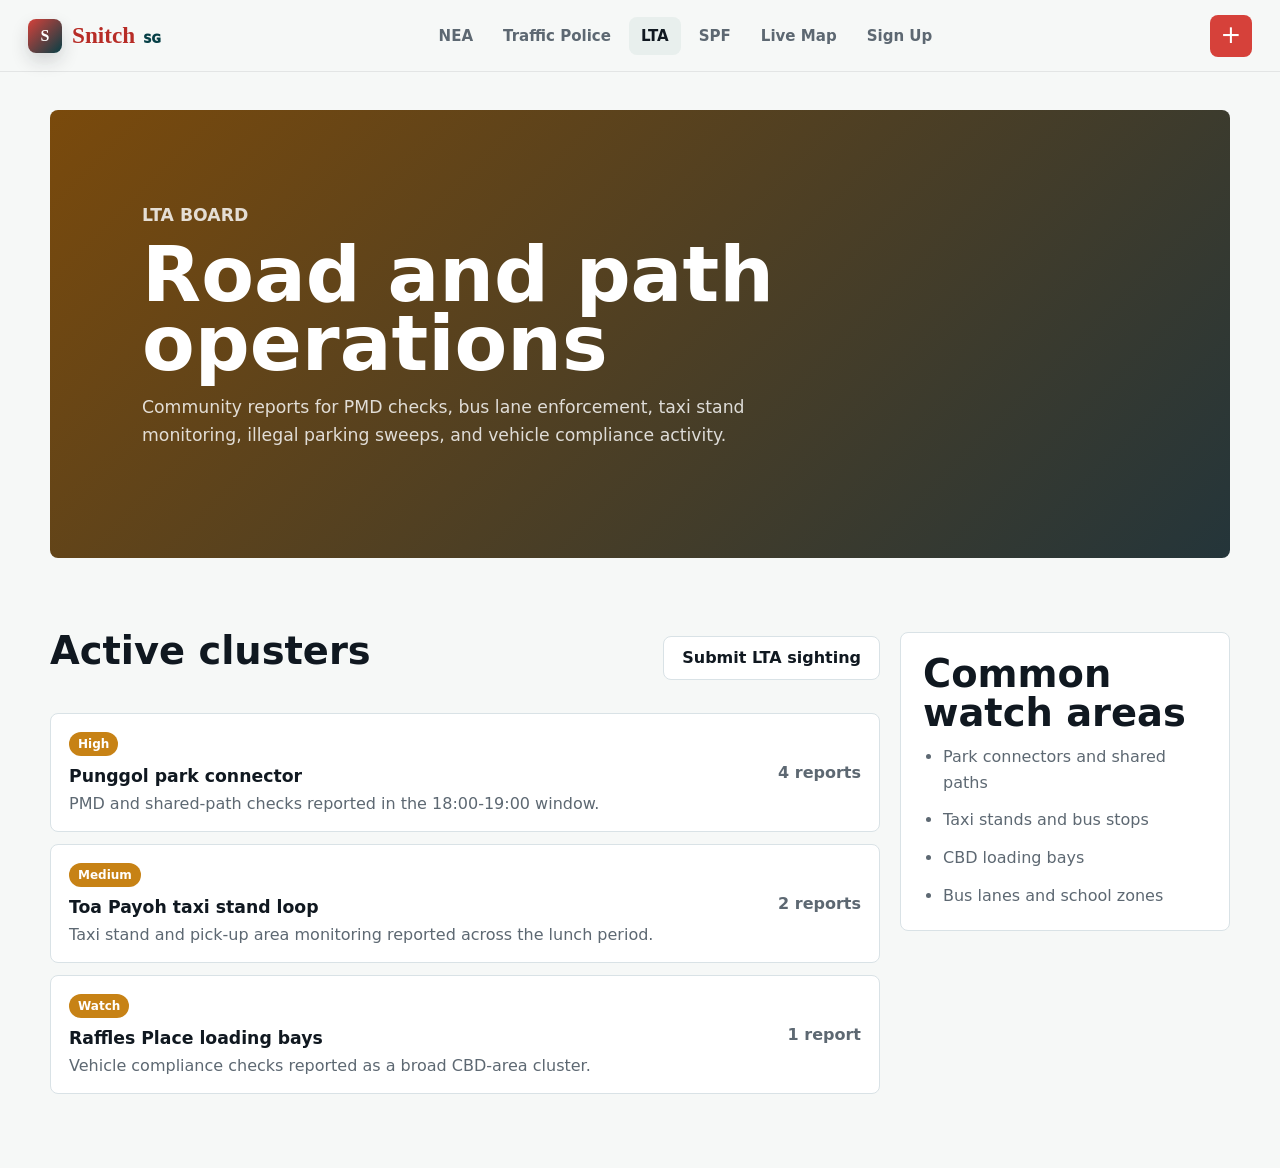
<file: lta.html>
<!doctype html>
<html lang="en">
  <head>
    <meta charset="utf-8">
    <meta name="viewport" content="width=device-width, initial-scale=1">
    <title>LTA Sightings | Snitch SG</title>
    <link rel="stylesheet" href="styles.css">
  </head>
  <body>
    <header class="site-header">
      <a class="brand" href="index.html"><span class="brand-mark">S</span><span class="wordmark"><span>Snitch</span><small>SG</small></span></a>
      <nav class="nav-links"><a href="nea.html">NEA</a><a href="traffic-police.html">Traffic Police</a><a class="active-link" href="lta.html">LTA</a><a href="spf.html">SPF</a><a href="map.html">Live Map</a><a href="signup.html">Sign Up</a></nav>
      <button class="icon-button" data-open-report aria-label="Open report panel" title="Report a sighting"><span aria-hidden="true">+</span></button>
    </header>
    <main class="page-shell">
      <section class="page-hero lta-page">
        <p class="eyebrow">LTA board</p>
        <h1>Road and path operations</h1>
        <p>Community reports for PMD checks, bus lane enforcement, taxi stand monitoring, illegal parking sweeps, and vehicle compliance activity.</p>
      </section>
      <section class="agency-layout">
        <div class="agency-main">
          <div class="board-header compact"><h2>Active clusters</h2><button class="button secondary" data-open-report>Submit LTA sighting</button></div>
          <article class="sighting-card"><div><span class="tag lta">High</span><h3>Punggol park connector</h3><p>PMD and shared-path checks reported in the 18:00-19:00 window.</p></div><strong>4 reports</strong></article>
          <article class="sighting-card"><div><span class="tag lta">Medium</span><h3>Toa Payoh taxi stand loop</h3><p>Taxi stand and pick-up area monitoring reported across the lunch period.</p></div><strong>2 reports</strong></article>
          <article class="sighting-card"><div><span class="tag lta">Watch</span><h3>Raffles Place loading bays</h3><p>Vehicle compliance checks reported as a broad CBD-area cluster.</p></div><strong>1 report</strong></article>
        </div>
        <aside class="agency-side">
          <h2>Common watch areas</h2>
          <ul><li>Park connectors and shared paths</li><li>Taxi stands and bus stops</li><li>CBD loading bays</li><li>Bus lanes and school zones</li></ul>
        </aside>
      </section>
    </main>
    <aside class="report-panel" aria-hidden="true"><div class="panel-card"><button class="close-button" data-close-report aria-label="Close report panel">x</button><p class="eyebrow">Submit sighting</p><h2>Area-level LTA report</h2><form><label>Area<input placeholder="e.g. Punggol park connector zone"></label><label>Time window<input placeholder="e.g. 18:00-19:00"></label><label>Notes<textarea placeholder="Keep reports aggregated and privacy-first."></textarea></label><button class="button primary" type="button" data-close-report>Preview report</button></form></div></aside>
    <script src="script.js"></script>
  </body>
</html>
</file>
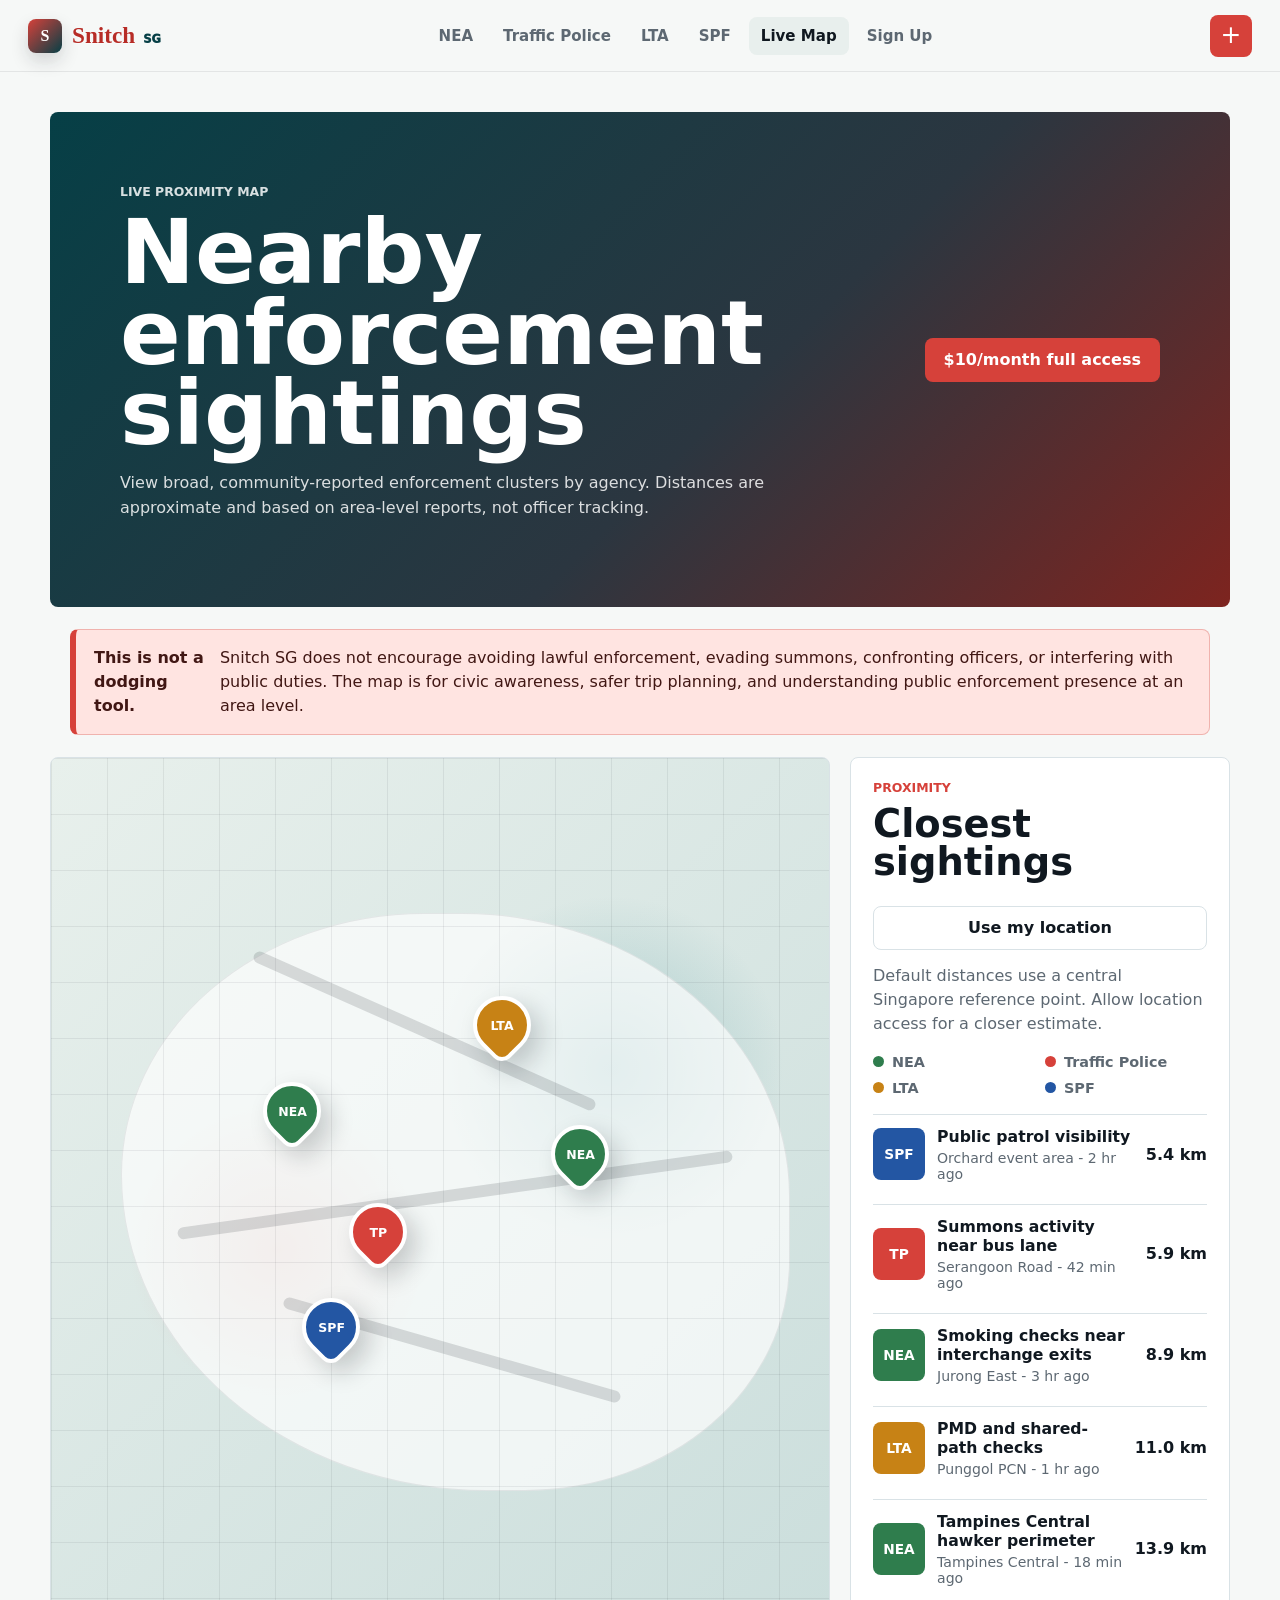
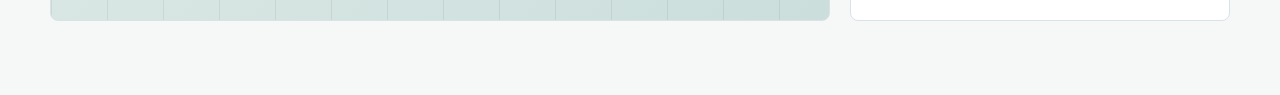
<file: map.html>
<!doctype html>
<html lang="en">
  <head>
    <meta charset="utf-8">
    <meta name="viewport" content="width=device-width, initial-scale=1">
    <title>Live Map | Snitch SG</title>
    <link rel="stylesheet" href="styles.css">
  </head>
  <body>
    <header class="site-header">
      <a class="brand" href="index.html"><span class="brand-mark">S</span><span class="wordmark"><span>Snitch</span><small>SG</small></span></a>
      <nav class="nav-links"><a href="nea.html">NEA</a><a href="traffic-police.html">Traffic Police</a><a href="lta.html">LTA</a><a href="spf.html">SPF</a><a class="active-link" href="map.html">Live Map</a><a href="signup.html">Sign Up</a></nav>
      <button class="icon-button" data-open-report aria-label="Open report panel" title="Report a sighting"><span aria-hidden="true">+</span></button>
    </header>

    <main class="map-page">
      <section class="map-hero">
        <div>
          <p class="eyebrow">Live proximity map</p>
          <h1>Nearby enforcement sightings</h1>
          <p>View broad, community-reported enforcement clusters by agency. Distances are approximate and based on area-level reports, not officer tracking.</p>
        </div>
        <a class="button primary" href="signup.html">$10/month full access</a>
      </section>

      <section class="disclaimer-banner strong">
        <strong>This is not a dodging tool.</strong>
        <span>Snitch SG does not encourage avoiding lawful enforcement, evading summons, confronting officers, or interfering with public duties. The map is for civic awareness, safer trip planning, and understanding public enforcement presence at an area level.</span>
      </section>

      <section class="map-layout">
        <div class="map-stage" aria-label="Map of Singapore enforcement sightings">
          <div class="map-grid"></div>
          <div class="map-road road-one"></div>
          <div class="map-road road-two"></div>
          <div class="map-road road-three"></div>
          <button class="map-pin nea-pin" style="left: 68%; top: 46%;" data-pin="Tampines Central" aria-label="NEA sighting at Tampines Central"><span>NEA</span></button>
          <button class="map-pin tp-pin" style="left: 42%; top: 55%;" data-pin="Serangoon Road" aria-label="Traffic Police sighting at Serangoon Road"><span>TP</span></button>
          <button class="map-pin lta-pin" style="left: 58%; top: 31%;" data-pin="Punggol PCN" aria-label="LTA sighting at Punggol PCN"><span>LTA</span></button>
          <button class="map-pin spf-pin" style="left: 36%; top: 66%;" data-pin="Orchard event area" aria-label="SPF sighting at Orchard event area"><span>SPF</span></button>
          <button class="map-pin nea-pin" style="left: 31%; top: 41%;" data-pin="Jurong East" aria-label="NEA sighting at Jurong East"><span>NEA</span></button>
          <div class="user-dot" data-user-dot hidden><span>You</span></div>
        </div>

        <aside class="proximity-panel">
          <div class="panel-top">
            <div>
              <p class="eyebrow">Proximity</p>
              <h2>Closest sightings</h2>
            </div>
            <button class="button secondary" data-use-location>Use my location</button>
          </div>
          <p class="map-note" data-location-status>Default distances use a central Singapore reference point. Allow location access for a closer estimate.</p>
          <div class="legend">
            <span><i class="legend-dot nea-dot"></i>NEA</span>
            <span><i class="legend-dot tp-dot"></i>Traffic Police</span>
            <span><i class="legend-dot lta-dot"></i>LTA</span>
            <span><i class="legend-dot spf-dot"></i>SPF</span>
          </div>
          <div class="proximity-list" data-proximity-list></div>
        </aside>
      </section>
    </main>

    <aside class="report-panel" aria-hidden="true"><div class="panel-card"><button class="close-button" data-close-report aria-label="Close report panel">x</button><p class="eyebrow">Submit sighting</p><h2>Area-level report</h2><form><label>Category<select><option>NEA smoking enforcement</option><option>Traffic Police summons</option><option>LTA road operation</option><option>SPF public patrol</option></select></label><label>Area<input placeholder="e.g. Tampines Central"></label><label>Time window<input placeholder="e.g. 12:00-13:00"></label><label>Notes<textarea placeholder="Do not include personal data or exact trailing details."></textarea></label><button class="button primary" type="button" data-close-report>Preview report</button></form></div></aside>
    <script src="script.js"></script>
  </body>
</html>
</file>
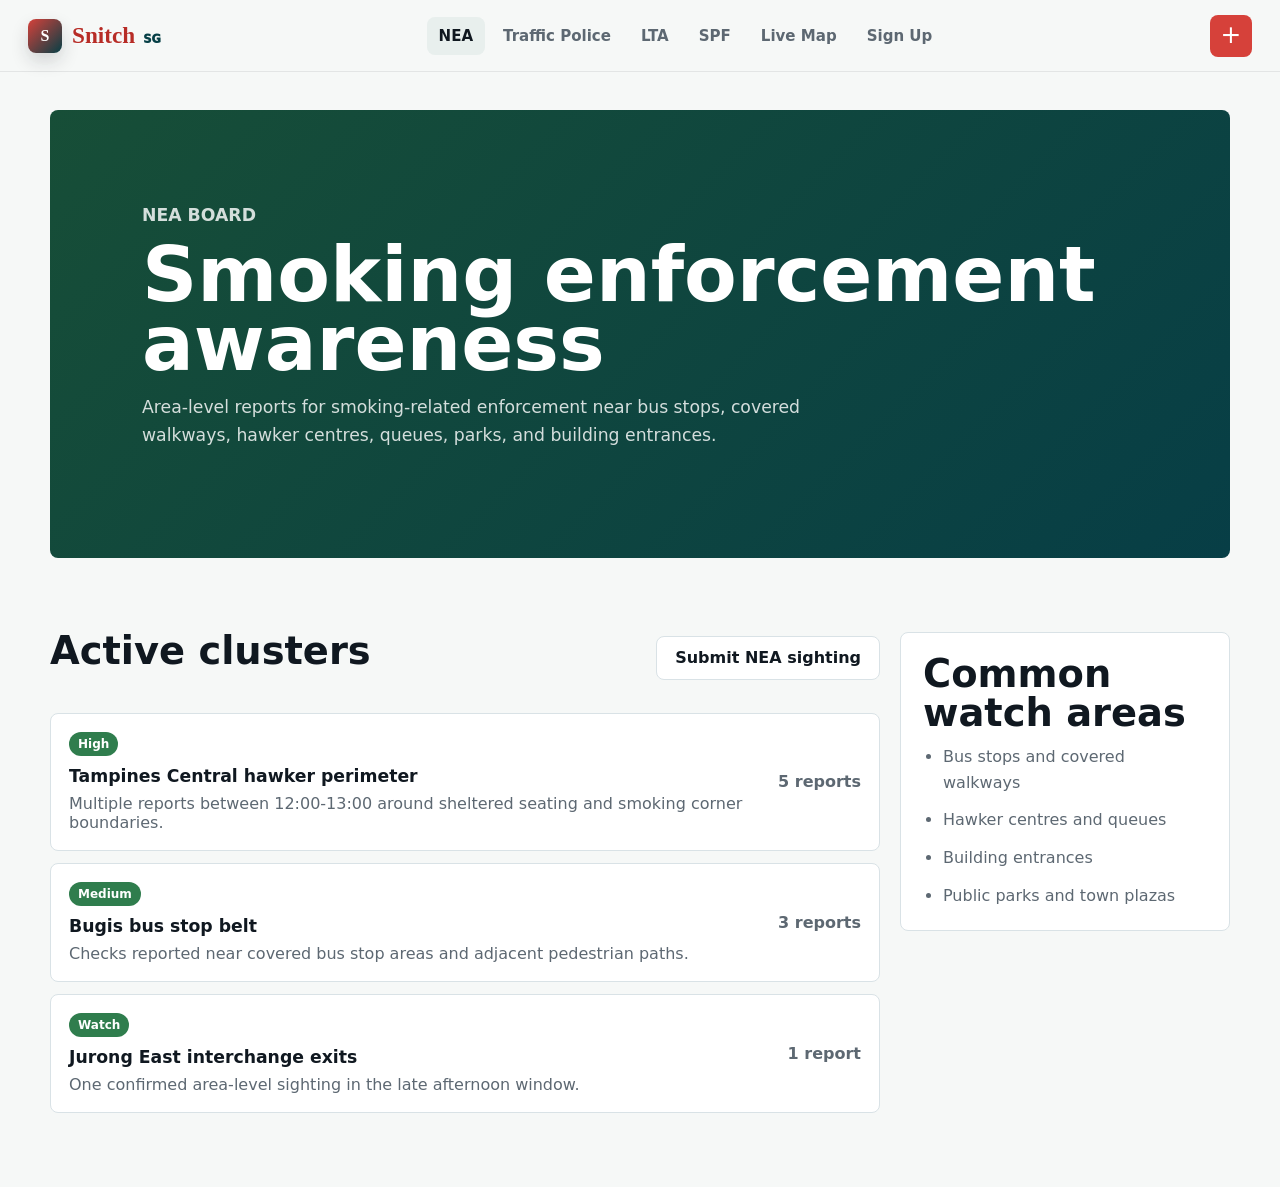
<file: nea.html>
<!doctype html>
<html lang="en">
  <head>
    <meta charset="utf-8">
    <meta name="viewport" content="width=device-width, initial-scale=1">
    <title>NEA Sightings | Snitch SG</title>
    <link rel="stylesheet" href="styles.css">
  </head>
  <body>
    <header class="site-header">
      <a class="brand" href="index.html"><span class="brand-mark">S</span><span class="wordmark"><span>Snitch</span><small>SG</small></span></a>
      <nav class="nav-links"><a class="active-link" href="nea.html">NEA</a><a href="traffic-police.html">Traffic Police</a><a href="lta.html">LTA</a><a href="spf.html">SPF</a><a href="map.html">Live Map</a><a href="signup.html">Sign Up</a></nav>
      <button class="icon-button" data-open-report aria-label="Open report panel" title="Report a sighting"><span aria-hidden="true">+</span></button>
    </header>
    <main class="page-shell">
      <section class="page-hero nea-page">
        <p class="eyebrow">NEA board</p>
        <h1>Smoking enforcement awareness</h1>
        <p>Area-level reports for smoking-related enforcement near bus stops, covered walkways, hawker centres, queues, parks, and building entrances.</p>
      </section>
      <section class="agency-layout">
        <div class="agency-main">
          <div class="board-header compact"><h2>Active clusters</h2><button class="button secondary" data-open-report>Submit NEA sighting</button></div>
          <article class="sighting-card"><div><span class="tag nea">High</span><h3>Tampines Central hawker perimeter</h3><p>Multiple reports between 12:00-13:00 around sheltered seating and smoking corner boundaries.</p></div><strong>5 reports</strong></article>
          <article class="sighting-card"><div><span class="tag nea">Medium</span><h3>Bugis bus stop belt</h3><p>Checks reported near covered bus stop areas and adjacent pedestrian paths.</p></div><strong>3 reports</strong></article>
          <article class="sighting-card"><div><span class="tag nea">Watch</span><h3>Jurong East interchange exits</h3><p>One confirmed area-level sighting in the late afternoon window.</p></div><strong>1 report</strong></article>
        </div>
        <aside class="agency-side">
          <h2>Common watch areas</h2>
          <ul><li>Bus stops and covered walkways</li><li>Hawker centres and queues</li><li>Building entrances</li><li>Public parks and town plazas</li></ul>
        </aside>
      </section>
    </main>
    <aside class="report-panel" aria-hidden="true"><div class="panel-card"><button class="close-button" data-close-report aria-label="Close report panel">x</button><p class="eyebrow">Submit sighting</p><h2>Area-level NEA report</h2><form><label>Area<input placeholder="e.g. Bugis Junction bus stop belt"></label><label>Time window<input placeholder="e.g. 17:00-18:00"></label><label>Notes<textarea placeholder="No faces, plates, names, or exact trailing details."></textarea></label><button class="button primary" type="button" data-close-report>Preview report</button></form></div></aside>
    <script src="script.js"></script>
  </body>
</html>
</file>
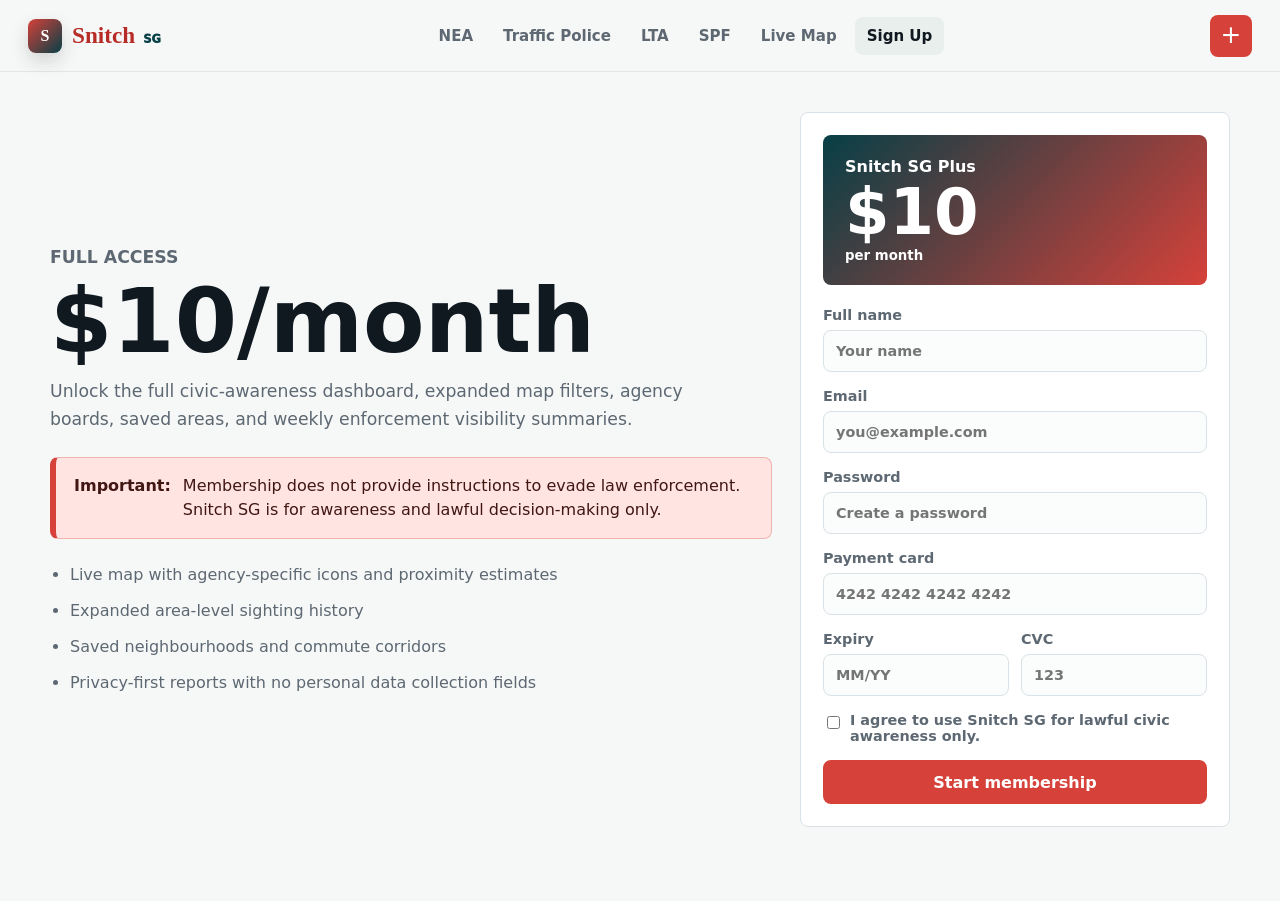
<file: signup.html>
<!doctype html>
<html lang="en">
  <head>
    <meta charset="utf-8">
    <meta name="viewport" content="width=device-width, initial-scale=1">
    <title>Sign Up | Snitch SG</title>
    <link rel="stylesheet" href="styles.css">
  </head>
  <body>
    <header class="site-header">
      <a class="brand" href="index.html"><span class="brand-mark">S</span><span class="wordmark"><span>Snitch</span><small>SG</small></span></a>
      <nav class="nav-links"><a href="nea.html">NEA</a><a href="traffic-police.html">Traffic Police</a><a href="lta.html">LTA</a><a href="spf.html">SPF</a><a href="map.html">Live Map</a><a class="active-link" href="signup.html">Sign Up</a></nav>
      <button class="icon-button" data-open-report aria-label="Open report panel" title="Report a sighting"><span aria-hidden="true">+</span></button>
    </header>

    <main class="signup-page">
      <section class="signup-copy">
        <p class="eyebrow">Full access</p>
        <h1>$10/month</h1>
        <p>Unlock the full civic-awareness dashboard, expanded map filters, agency boards, saved areas, and weekly enforcement visibility summaries.</p>
        <div class="disclaimer-banner strong">
          <strong>Important:</strong>
          <span>Membership does not provide instructions to evade law enforcement. Snitch SG is for awareness and lawful decision-making only.</span>
        </div>
        <ul class="feature-list">
          <li>Live map with agency-specific icons and proximity estimates</li>
          <li>Expanded area-level sighting history</li>
          <li>Saved neighbourhoods and commute corridors</li>
          <li>Privacy-first reports with no personal data collection fields</li>
        </ul>
      </section>

      <section class="signup-card" aria-label="Sign up form">
        <div class="price-card">
          <span>Snitch SG Plus</span>
          <strong>$10</strong>
          <small>per month</small>
        </div>
        <form>
          <label>Full name<input type="text" placeholder="Your name"></label>
          <label>Email<input type="email" placeholder="you@example.com"></label>
          <label>Password<input type="password" placeholder="Create a password"></label>
          <label>Payment card<input type="text" placeholder="4242 4242 4242 4242"></label>
          <div class="form-row">
            <label>Expiry<input type="text" placeholder="MM/YY"></label>
            <label>CVC<input type="text" placeholder="123"></label>
          </div>
          <label class="check-row"><input type="checkbox"> I agree to use Snitch SG for lawful civic awareness only.</label>
          <button class="button primary" type="button">Start membership</button>
        </form>
      </section>
    </main>

    <aside class="report-panel" aria-hidden="true"><div class="panel-card"><button class="close-button" data-close-report aria-label="Close report panel">x</button><p class="eyebrow">Submit sighting</p><h2>Area-level report</h2><form><label>Area<input placeholder="e.g. Tampines Central"></label><label>Time window<input placeholder="e.g. 12:00-13:00"></label><label>Notes<textarea placeholder="No personal data."></textarea></label><button class="button primary" type="button" data-close-report>Preview report</button></form></div></aside>
    <script src="script.js"></script>
  </body>
</html>
</file>
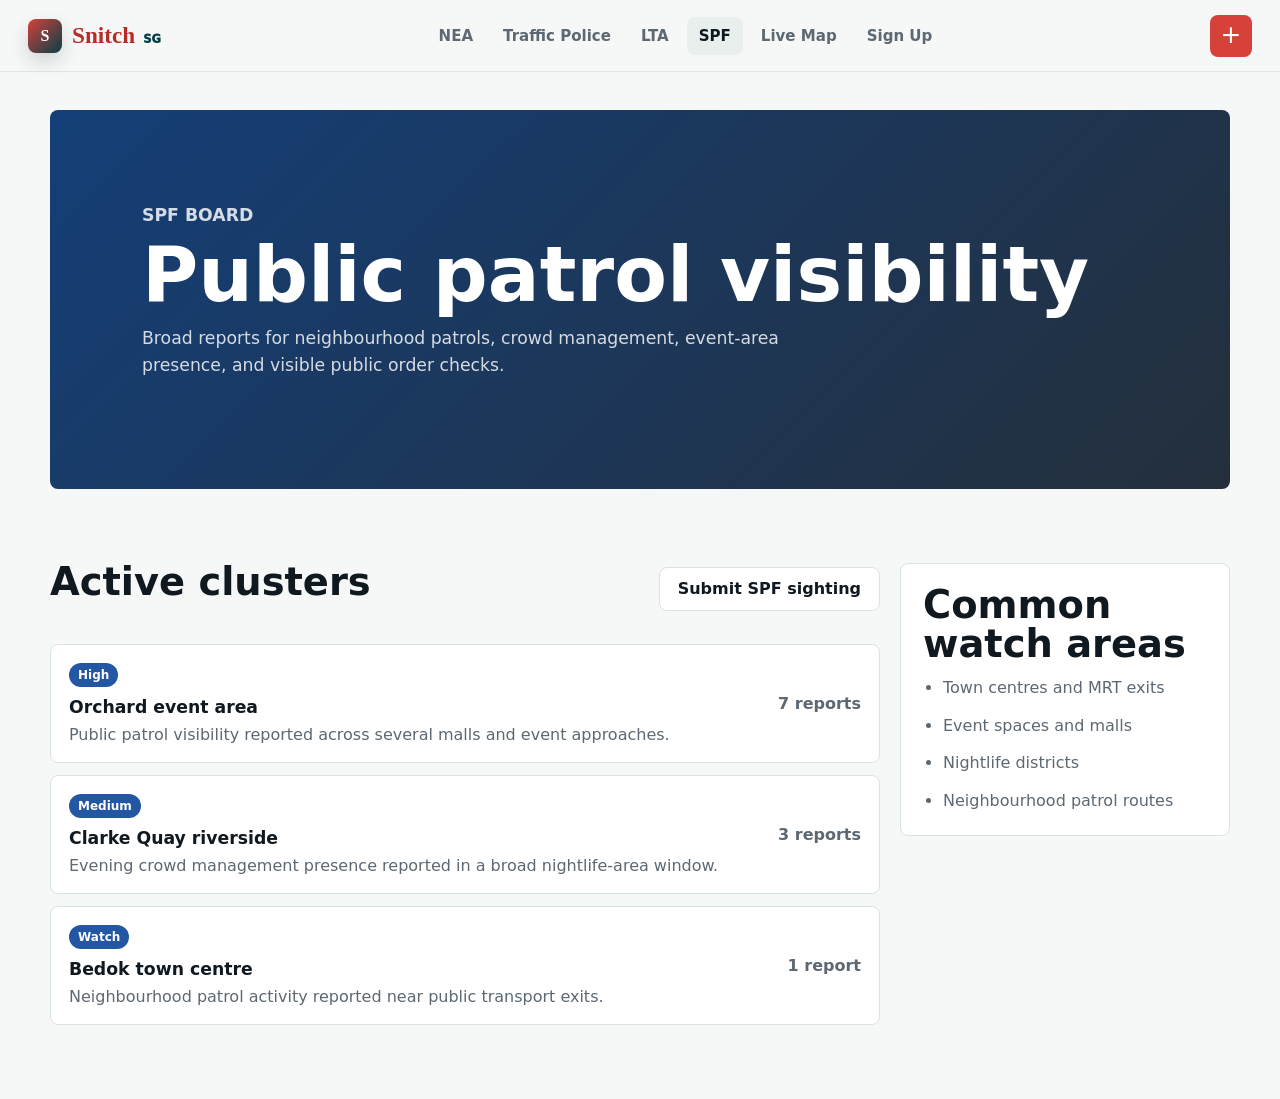
<file: spf.html>
<!doctype html>
<html lang="en">
  <head>
    <meta charset="utf-8">
    <meta name="viewport" content="width=device-width, initial-scale=1">
    <title>SPF Patrol Sightings | Snitch SG</title>
    <link rel="stylesheet" href="styles.css">
  </head>
  <body>
    <header class="site-header">
      <a class="brand" href="index.html"><span class="brand-mark">S</span><span class="wordmark"><span>Snitch</span><small>SG</small></span></a>
      <nav class="nav-links"><a href="nea.html">NEA</a><a href="traffic-police.html">Traffic Police</a><a href="lta.html">LTA</a><a class="active-link" href="spf.html">SPF</a><a href="map.html">Live Map</a><a href="signup.html">Sign Up</a></nav>
      <button class="icon-button" data-open-report aria-label="Open report panel" title="Report a sighting"><span aria-hidden="true">+</span></button>
    </header>
    <main class="page-shell">
      <section class="page-hero spf-page">
        <p class="eyebrow">SPF board</p>
        <h1>Public patrol visibility</h1>
        <p>Broad reports for neighbourhood patrols, crowd management, event-area presence, and visible public order checks.</p>
      </section>
      <section class="agency-layout">
        <div class="agency-main">
          <div class="board-header compact"><h2>Active clusters</h2><button class="button secondary" data-open-report>Submit SPF sighting</button></div>
          <article class="sighting-card"><div><span class="tag spf">High</span><h3>Orchard event area</h3><p>Public patrol visibility reported across several malls and event approaches.</p></div><strong>7 reports</strong></article>
          <article class="sighting-card"><div><span class="tag spf">Medium</span><h3>Clarke Quay riverside</h3><p>Evening crowd management presence reported in a broad nightlife-area window.</p></div><strong>3 reports</strong></article>
          <article class="sighting-card"><div><span class="tag spf">Watch</span><h3>Bedok town centre</h3><p>Neighbourhood patrol activity reported near public transport exits.</p></div><strong>1 report</strong></article>
        </div>
        <aside class="agency-side">
          <h2>Common watch areas</h2>
          <ul><li>Town centres and MRT exits</li><li>Event spaces and malls</li><li>Nightlife districts</li><li>Neighbourhood patrol routes</li></ul>
        </aside>
      </section>
    </main>
    <aside class="report-panel" aria-hidden="true"><div class="panel-card"><button class="close-button" data-close-report aria-label="Close report panel">x</button><p class="eyebrow">Submit sighting</p><h2>Area-level SPF report</h2><form><label>Area<input placeholder="e.g. Orchard event area"></label><label>Time window<input placeholder="e.g. 20:00-21:00"></label><label>Notes<textarea placeholder="No identifying details or operational interference."></textarea></label><button class="button primary" type="button" data-close-report>Preview report</button></form></div></aside>
    <script src="script.js"></script>
  </body>
</html>
</file>
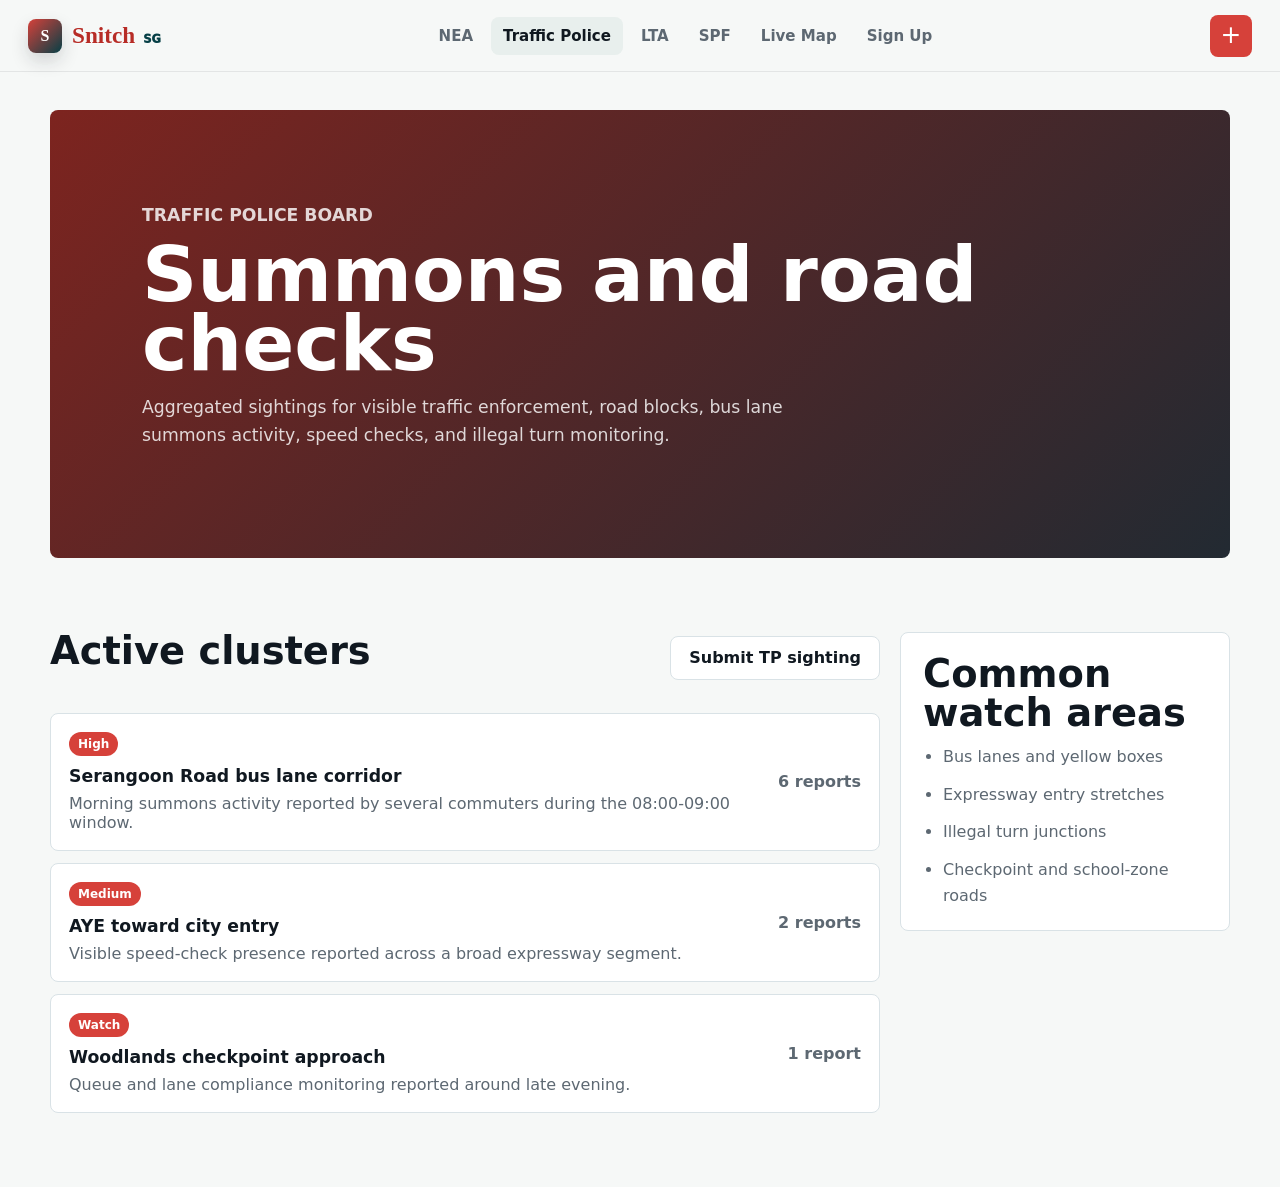
<file: traffic-police.html>
<!doctype html>
<html lang="en">
  <head>
    <meta charset="utf-8">
    <meta name="viewport" content="width=device-width, initial-scale=1">
    <title>Traffic Police Sightings | Snitch SG</title>
    <link rel="stylesheet" href="styles.css">
  </head>
  <body>
    <header class="site-header">
      <a class="brand" href="index.html"><span class="brand-mark">S</span><span class="wordmark"><span>Snitch</span><small>SG</small></span></a>
      <nav class="nav-links"><a href="nea.html">NEA</a><a class="active-link" href="traffic-police.html">Traffic Police</a><a href="lta.html">LTA</a><a href="spf.html">SPF</a><a href="map.html">Live Map</a><a href="signup.html">Sign Up</a></nav>
      <button class="icon-button" data-open-report aria-label="Open report panel" title="Report a sighting"><span aria-hidden="true">+</span></button>
    </header>
    <main class="page-shell">
      <section class="page-hero tp-page">
        <p class="eyebrow">Traffic Police board</p>
        <h1>Summons and road checks</h1>
        <p>Aggregated sightings for visible traffic enforcement, road blocks, bus lane summons activity, speed checks, and illegal turn monitoring.</p>
      </section>
      <section class="agency-layout">
        <div class="agency-main">
          <div class="board-header compact"><h2>Active clusters</h2><button class="button secondary" data-open-report>Submit TP sighting</button></div>
          <article class="sighting-card"><div><span class="tag tp">High</span><h3>Serangoon Road bus lane corridor</h3><p>Morning summons activity reported by several commuters during the 08:00-09:00 window.</p></div><strong>6 reports</strong></article>
          <article class="sighting-card"><div><span class="tag tp">Medium</span><h3>AYE toward city entry</h3><p>Visible speed-check presence reported across a broad expressway segment.</p></div><strong>2 reports</strong></article>
          <article class="sighting-card"><div><span class="tag tp">Watch</span><h3>Woodlands checkpoint approach</h3><p>Queue and lane compliance monitoring reported around late evening.</p></div><strong>1 report</strong></article>
        </div>
        <aside class="agency-side">
          <h2>Common watch areas</h2>
          <ul><li>Bus lanes and yellow boxes</li><li>Expressway entry stretches</li><li>Illegal turn junctions</li><li>Checkpoint and school-zone roads</li></ul>
        </aside>
      </section>
    </main>
    <aside class="report-panel" aria-hidden="true"><div class="panel-card"><button class="close-button" data-close-report aria-label="Close report panel">x</button><p class="eyebrow">Submit sighting</p><h2>Area-level TP report</h2><form><label>Area<input placeholder="e.g. Serangoon Road corridor"></label><label>Time window<input placeholder="e.g. 08:00-09:00"></label><label>Notes<textarea placeholder="Describe public enforcement only."></textarea></label><button class="button primary" type="button" data-close-report>Preview report</button></form></div></aside>
    <script src="script.js"></script>
  </body>
</html>
</file>
<file: styles.css>
:root {
  --ink: #101820;
  --muted: #5d6872;
  --line: #d9e2e6;
  --paper: #f6f8f7;
  --panel: #ffffff;
  --teal: #006d77;
  --teal-dark: #063f46;
  --red: #d6413a;
  --amber: #c78215;
  --blue: #2356a3;
  --green: #2f7d4d;
  --shadow: 0 18px 45px rgba(16, 24, 32, 0.12);
}

* {
  box-sizing: border-box;
}

html {
  scroll-behavior: smooth;
}

body {
  margin: 0;
  font-family: Inter, ui-sans-serif, system-ui, -apple-system, BlinkMacSystemFont, "Segoe UI", sans-serif;
  color: var(--ink);
  background: var(--paper);
}

a {
  color: inherit;
  text-decoration: none;
}

button,
input,
select,
textarea {
  font: inherit;
}

.site-header {
  position: sticky;
  top: 0;
  z-index: 20;
  display: flex;
  align-items: center;
  justify-content: space-between;
  gap: 20px;
  min-height: 72px;
  padding: 0 28px;
  background: rgba(246, 248, 247, 0.92);
  border-bottom: 1px solid rgba(16, 24, 32, 0.08);
  backdrop-filter: blur(18px);
}

.brand {
  display: inline-flex;
  align-items: center;
  gap: 10px;
}

.brand-mark {
  display: grid;
  place-items: center;
  width: 34px;
  height: 34px;
  border-radius: 8px;
  color: white;
  background: linear-gradient(135deg, var(--red), var(--teal-dark));
  box-shadow: 0 8px 18px rgba(16, 24, 32, 0.16);
  font-family: Georgia, "Times New Roman", serif;
  font-weight: 900;
}

.wordmark,
.hero-wordmark {
  display: inline-flex;
  align-items: baseline;
  gap: 8px;
  font-family: Georgia, "Times New Roman", serif;
  font-weight: 900;
  letter-spacing: 0;
}

.wordmark span,
.hero-wordmark span {
  color: #b72c26;
  text-shadow: 0 1px 0 rgba(255, 255, 255, 0.45);
}

.wordmark small,
.hero-wordmark small {
  color: var(--teal-dark);
  font-family: Inter, ui-sans-serif, system-ui, sans-serif;
  font-weight: 950;
}

.wordmark {
  font-size: 1.45rem;
  line-height: 1;
}

.wordmark small {
  font-size: 0.72rem;
}

.nav-links {
  display: flex;
  align-items: center;
  gap: 6px;
}

.nav-links a {
  padding: 10px 12px;
  border-radius: 8px;
  color: var(--muted);
  font-size: 0.94rem;
  font-weight: 700;
}

.nav-links a:hover,
.nav-links .active-link {
  color: var(--ink);
  background: #e8efed;
}

.icon-button {
  display: grid;
  place-items: center;
  width: 42px;
  height: 42px;
  border: 0;
  border-radius: 8px;
  color: white;
  background: var(--red);
  cursor: pointer;
}

.icon-button span {
  font-size: 1.55rem;
  line-height: 1;
}

.hero {
  position: relative;
  min-height: 78vh;
  display: grid;
  align-items: center;
  overflow: hidden;
  background: #162629;
}

.hero img {
  position: absolute;
  inset: 0;
  width: 100%;
  height: 100%;
  object-fit: cover;
}

.hero-overlay {
  position: absolute;
  inset: 0;
  background: linear-gradient(90deg, rgba(6, 19, 22, 0.9), rgba(6, 19, 22, 0.58) 38%, rgba(6, 19, 22, 0.08) 78%);
}

.hero-content {
  position: relative;
  z-index: 1;
  width: min(680px, calc(100% - 40px));
  margin-left: clamp(20px, 7vw, 96px);
  padding: 70px 0 95px;
  color: white;
}

.eyebrow {
  margin: 0 0 10px;
  color: var(--red);
  font-size: 0.78rem;
  font-weight: 900;
  letter-spacing: 0;
  text-transform: uppercase;
}

.hero .eyebrow {
  color: #ffb3ad;
}

h1,
h2,
h3,
p {
  margin-top: 0;
}

h1 {
  margin-bottom: 16px;
  font-size: clamp(3.4rem, 8vw, 7rem);
  line-height: 0.9;
}

.hero-wordmark {
  margin-bottom: 16px;
  font-size: clamp(4.2rem, 10vw, 8.8rem);
  line-height: 0.82;
}

.hero-wordmark span {
  color: #ffefe8;
  text-shadow: 0 8px 28px rgba(0, 0, 0, 0.34);
}

.hero-wordmark small {
  color: #ffb3ad;
  font-size: 0.24em;
}

h2 {
  margin-bottom: 12px;
  font-size: clamp(1.8rem, 3vw, 2.7rem);
  line-height: 1;
}

h3 {
  margin-bottom: 8px;
  font-size: 1.08rem;
}

.hero-copy {
  max-width: 560px;
  color: rgba(255, 255, 255, 0.84);
  font-size: 1.18rem;
  line-height: 1.55;
}

.hero-actions,
.board-header,
.filter-group {
  display: flex;
  align-items: center;
  gap: 12px;
  flex-wrap: wrap;
}

.button {
  display: inline-flex;
  align-items: center;
  justify-content: center;
  min-height: 44px;
  padding: 0 18px;
  border: 1px solid transparent;
  border-radius: 8px;
  font-weight: 800;
  cursor: pointer;
}

.button.primary {
  color: white;
  background: var(--red);
}

.button.secondary {
  color: var(--ink);
  background: white;
  border-color: var(--line);
}

.status-strip {
  display: grid;
  grid-template-columns: repeat(4, 1fr);
  border-bottom: 1px solid var(--line);
  background: white;
}

.status-strip article {
  padding: 24px 28px;
  border-right: 1px solid var(--line);
}

.status-strip strong {
  display: block;
  font-size: 2rem;
}

.status-strip span {
  color: var(--muted);
  font-weight: 700;
}

.disclaimer-banner {
  width: min(1180px, calc(100% - 40px));
  margin: 26px auto 0;
  display: flex;
  align-items: flex-start;
  gap: 12px;
  padding: 16px 18px;
  border: 1px solid #f0b3ae;
  border-left: 6px solid var(--red);
  border-radius: 8px;
  color: #551d19;
  background: #fff0ee;
  line-height: 1.5;
}

.disclaimer-banner.strong {
  margin-top: 0;
  color: #411714;
  background: #ffe4e1;
}

.section-grid,
.live-board,
.guidelines,
.agency-layout {
  width: min(1180px, calc(100% - 40px));
  margin: 0 auto;
  padding: 74px 0;
}

.section-grid {
  display: grid;
  grid-template-columns: 0.78fr 1.22fr;
  gap: clamp(28px, 5vw, 72px);
}

.section-intro {
  max-width: 430px;
}

.section-intro p,
.guidelines li,
.agency-side li,
.page-hero p {
  color: var(--muted);
  line-height: 1.6;
}

.category-grid {
  display: grid;
  grid-template-columns: repeat(2, minmax(0, 1fr));
  gap: 16px;
}

.category-card,
.sighting-card,
.agency-side {
  border: 1px solid var(--line);
  border-radius: 8px;
  background: var(--panel);
}

.category-card {
  min-height: 240px;
  display: flex;
  flex-direction: column;
  padding: 22px;
  transition: transform 160ms ease, box-shadow 160ms ease;
}

.category-card:hover {
  transform: translateY(-3px);
  box-shadow: var(--shadow);
}

.category-card p {
  color: var(--muted);
  line-height: 1.5;
}

.category-card > span:last-child {
  margin-top: auto;
  color: var(--teal);
  font-weight: 900;
}

.category-icon {
  display: grid;
  place-items: center;
  width: 52px;
  height: 52px;
  margin-bottom: 20px;
  border-radius: 8px;
  color: white;
  background: var(--green);
  font-size: 0.86rem;
  font-weight: 900;
}

.category-icon.red {
  background: var(--red);
}

.category-icon.amber {
  background: var(--amber);
}

.category-icon.blue {
  background: var(--blue);
}

.live-board {
  border-top: 1px solid var(--line);
}

.board-header {
  justify-content: space-between;
  margin-bottom: 22px;
}

.board-header.compact {
  margin-bottom: 18px;
}

.chip {
  min-height: 38px;
  padding: 0 14px;
  border: 1px solid var(--line);
  border-radius: 999px;
  color: var(--muted);
  background: white;
  font-weight: 800;
  cursor: pointer;
}

.chip.active {
  color: white;
  background: var(--teal-dark);
  border-color: var(--teal-dark);
}

.sighting-list,
.agency-main {
  display: grid;
  gap: 12px;
}

.sighting-card {
  display: flex;
  align-items: center;
  justify-content: space-between;
  gap: 20px;
  padding: 18px;
}

.sighting-card p {
  margin-bottom: 0;
  color: var(--muted);
}

.sighting-card strong {
  flex: 0 0 auto;
  color: var(--muted);
}

.tag {
  display: inline-flex;
  margin-bottom: 10px;
  padding: 5px 9px;
  border-radius: 999px;
  color: white;
  background: var(--teal);
  font-size: 0.75rem;
  font-weight: 900;
}

.tag.nea {
  background: var(--green);
}

.tag.tp {
  background: var(--red);
}

.tag.lta {
  background: var(--amber);
}

.tag.spf {
  background: var(--blue);
}

.guidelines {
  display: grid;
  grid-template-columns: 0.9fr 1.1fr;
  gap: 36px;
  border-top: 1px solid var(--line);
}

.guidelines ul,
.agency-side ul {
  margin: 0;
  padding-left: 20px;
}

.guidelines li + li,
.agency-side li + li {
  margin-top: 12px;
}

.page-shell {
  min-height: calc(100vh - 72px);
}

.page-hero {
  width: min(1180px, calc(100% - 40px));
  margin: 38px auto 0;
  padding: clamp(48px, 8vw, 92px);
  border-radius: 8px;
  color: white;
  background: linear-gradient(135deg, #063f46, #25343a);
}

.page-hero h1 {
  font-size: clamp(2.7rem, 6vw, 5.5rem);
}

.page-hero p {
  max-width: 680px;
  color: rgba(255, 255, 255, 0.82);
  font-size: 1.08rem;
}

.nea-page {
  background: linear-gradient(135deg, #174e37, #073e46);
}

.tp-page {
  background: linear-gradient(135deg, #7d241f, #222a32);
}

.lta-page {
  background: linear-gradient(135deg, #7a4a0c, #24353a);
}

.spf-page {
  background: linear-gradient(135deg, #143f78, #242f3b);
}

.agency-layout {
  display: grid;
  grid-template-columns: 1fr 330px;
  gap: 20px;
}

.agency-side {
  align-self: start;
  padding: 22px;
}

.map-page,
.signup-page {
  width: min(1180px, calc(100% - 40px));
  margin: 0 auto;
  padding: 40px 0 74px;
}

.map-hero,
.signup-page {
  display: grid;
  grid-template-columns: 1fr auto;
  gap: 28px;
  align-items: center;
}

.map-hero {
  margin-bottom: 22px;
  padding: clamp(34px, 6vw, 70px);
  border-radius: 8px;
  color: white;
  background: linear-gradient(135deg, #063f46, #2b3640 58%, #7d241f);
}

.map-hero h1,
.signup-copy h1 {
  font-size: clamp(2.8rem, 7vw, 5.8rem);
}

.map-hero p {
  max-width: 700px;
  color: rgba(255, 255, 255, 0.84);
  line-height: 1.6;
}

.map-layout {
  display: grid;
  grid-template-columns: minmax(0, 1fr) 380px;
  gap: 20px;
  margin-top: 22px;
}

.map-stage {
  position: relative;
  min-height: 640px;
  overflow: hidden;
  border: 1px solid var(--line);
  border-radius: 8px;
  background:
    radial-gradient(circle at 72% 36%, rgba(0, 109, 119, 0.22), transparent 22%),
    radial-gradient(circle at 29% 57%, rgba(214, 65, 58, 0.17), transparent 20%),
    linear-gradient(135deg, #e8f0ec, #cbdedc);
}

.map-stage::before {
  content: "";
  position: absolute;
  left: 9%;
  right: 5%;
  top: 18%;
  bottom: 15%;
  border-radius: 48% 52% 42% 58%;
  background: rgba(255, 255, 255, 0.68);
  box-shadow: inset 0 0 0 1px rgba(16, 24, 32, 0.08);
}

.map-grid {
  position: absolute;
  inset: 0;
  background-image:
    linear-gradient(rgba(16, 24, 32, 0.07) 1px, transparent 1px),
    linear-gradient(90deg, rgba(16, 24, 32, 0.07) 1px, transparent 1px);
  background-size: 56px 56px;
}

.map-road {
  position: absolute;
  height: 12px;
  border-radius: 999px;
  background: rgba(16, 24, 32, 0.14);
}

.road-one {
  left: 16%;
  top: 50%;
  width: 72%;
  transform: rotate(-8deg);
}

.road-two {
  left: 24%;
  top: 31%;
  width: 48%;
  transform: rotate(24deg);
}

.road-three {
  left: 29%;
  top: 68%;
  width: 45%;
  transform: rotate(16deg);
}

.map-pin {
  position: absolute;
  z-index: 3;
  display: grid;
  place-items: center;
  width: 58px;
  height: 58px;
  border: 4px solid white;
  border-radius: 50% 50% 50% 12px;
  color: white;
  box-shadow: 0 14px 24px rgba(16, 24, 32, 0.2);
  transform: translate(-50%, -50%) rotate(-45deg);
  cursor: pointer;
}

.map-pin span {
  display: block;
  font-size: 0.78rem;
  font-weight: 900;
  transform: rotate(45deg);
}

.nea-pin {
  background: var(--green);
}

.tp-pin {
  background: var(--red);
}

.lta-pin {
  background: var(--amber);
}

.spf-pin {
  background: var(--blue);
}

.user-dot {
  position: absolute;
  z-index: 4;
  width: 24px;
  height: 24px;
  border: 4px solid white;
  border-radius: 50%;
  background: var(--ink);
  box-shadow: 0 0 0 8px rgba(16, 24, 32, 0.14);
  transform: translate(-50%, -50%);
}

.user-dot span {
  position: absolute;
  left: 50%;
  top: 30px;
  transform: translateX(-50%);
  padding: 4px 8px;
  border-radius: 999px;
  color: white;
  background: var(--ink);
  font-size: 0.72rem;
  font-weight: 900;
}

.proximity-panel,
.signup-card {
  align-self: start;
  padding: 22px;
  border: 1px solid var(--line);
  border-radius: 8px;
  background: white;
}

.panel-top {
  display: grid;
  gap: 12px;
  margin-bottom: 14px;
}

.map-note {
  color: var(--muted);
  line-height: 1.5;
}

.legend {
  display: grid;
  grid-template-columns: 1fr 1fr;
  gap: 10px;
  margin: 18px 0;
  color: var(--muted);
  font-size: 0.9rem;
  font-weight: 800;
}

.legend span {
  display: inline-flex;
  align-items: center;
  gap: 8px;
}

.legend-dot {
  width: 11px;
  height: 11px;
  border-radius: 50%;
}

.nea-dot {
  background: var(--green);
}

.tp-dot {
  background: var(--red);
}

.lta-dot {
  background: var(--amber);
}

.spf-dot {
  background: var(--blue);
}

.proximity-list {
  display: grid;
  gap: 10px;
}

.proximity-item {
  display: grid;
  grid-template-columns: 52px 1fr auto;
  gap: 12px;
  align-items: center;
  padding: 12px 0;
  border-top: 1px solid var(--line);
}

.proximity-item .category-icon {
  margin: 0;
}

.proximity-item h3 {
  margin-bottom: 4px;
  font-size: 0.98rem;
}

.proximity-item p {
  margin: 0;
  color: var(--muted);
  font-size: 0.88rem;
}

.proximity-item strong {
  white-space: nowrap;
}

.signup-page {
  grid-template-columns: minmax(0, 1fr) 430px;
  min-height: calc(100vh - 72px);
}

.signup-copy p {
  max-width: 690px;
  color: var(--muted);
  font-size: 1.08rem;
  line-height: 1.6;
}

.signup-copy .disclaimer-banner {
  width: 100%;
  margin: 24px 0;
}

.feature-list {
  display: grid;
  gap: 12px;
  margin: 0;
  padding-left: 20px;
  color: var(--muted);
  line-height: 1.5;
}

.price-card {
  display: grid;
  gap: 4px;
  margin-bottom: 22px;
  padding: 22px;
  border-radius: 8px;
  color: white;
  background: linear-gradient(135deg, var(--teal-dark), var(--red));
}

.price-card span,
.price-card small {
  font-weight: 800;
}

.price-card strong {
  font-size: 4rem;
  line-height: 1;
}

.form-row {
  display: grid;
  grid-template-columns: 1fr 1fr;
  gap: 12px;
}

.check-row {
  grid-template-columns: auto 1fr;
  align-items: start;
}

.check-row input {
  width: auto;
  margin-top: 4px;
}

.report-panel {
  position: fixed;
  inset: 0;
  z-index: 40;
  display: none;
  align-items: stretch;
  justify-content: flex-end;
  background: rgba(16, 24, 32, 0.35);
}

.report-panel.open {
  display: flex;
}

.panel-card {
  position: relative;
  width: min(440px, 100%);
  height: 100%;
  padding: 34px;
  overflow-y: auto;
  background: white;
  box-shadow: var(--shadow);
}

.close-button {
  position: absolute;
  top: 18px;
  right: 18px;
  width: 36px;
  height: 36px;
  border: 1px solid var(--line);
  border-radius: 8px;
  background: white;
  cursor: pointer;
  font-size: 1.35rem;
}

form {
  display: grid;
  gap: 16px;
}

label {
  display: grid;
  gap: 7px;
  color: var(--muted);
  font-size: 0.9rem;
  font-weight: 800;
}

input,
select,
textarea {
  width: 100%;
  border: 1px solid var(--line);
  border-radius: 8px;
  padding: 12px;
  color: var(--ink);
  background: #fbfcfc;
}

textarea {
  min-height: 130px;
  resize: vertical;
}

@media (max-width: 860px) {
  .site-header {
    align-items: flex-start;
    flex-wrap: wrap;
    min-height: 0;
    padding: 14px 18px;
  }

  .nav-links {
    order: 3;
    width: 100%;
    overflow-x: auto;
    padding-bottom: 2px;
  }

  .hero {
    min-height: 72vh;
  }

  .hero-overlay {
    background: linear-gradient(180deg, rgba(6, 19, 22, 0.82), rgba(6, 19, 22, 0.56));
  }

  .hero-content {
    width: calc(100% - 36px);
    margin: 0 auto;
    padding: 52px 0 72px;
  }

  h1 {
    font-size: 3.6rem;
  }

  .status-strip,
  .section-grid,
  .guidelines,
  .agency-layout,
  .map-layout,
  .map-hero,
  .signup-page {
    grid-template-columns: 1fr;
  }

  .status-strip article {
    border-right: 0;
    border-bottom: 1px solid var(--line);
  }

  .category-grid {
    grid-template-columns: 1fr;
  }

  .sighting-card {
    align-items: flex-start;
    flex-direction: column;
  }

  .page-hero {
    margin-top: 20px;
    padding: 34px 22px;
  }

  .map-stage {
    min-height: 520px;
  }
}

@media (max-width: 520px) {
  .button {
    width: 100%;
  }

  .filter-group,
  .hero-actions {
    width: 100%;
  }

  .chip {
    flex: 1 1 auto;
  }

  .panel-card {
    padding: 28px 20px;
  }

  .disclaimer-banner {
    flex-direction: column;
  }

  .legend,
  .form-row {
    grid-template-columns: 1fr;
  }

  .proximity-item {
    grid-template-columns: 52px 1fr;
  }

  .proximity-item strong {
    grid-column: 2;
  }

  .map-pin {
    width: 50px;
    height: 50px;
  }
}
</file>
